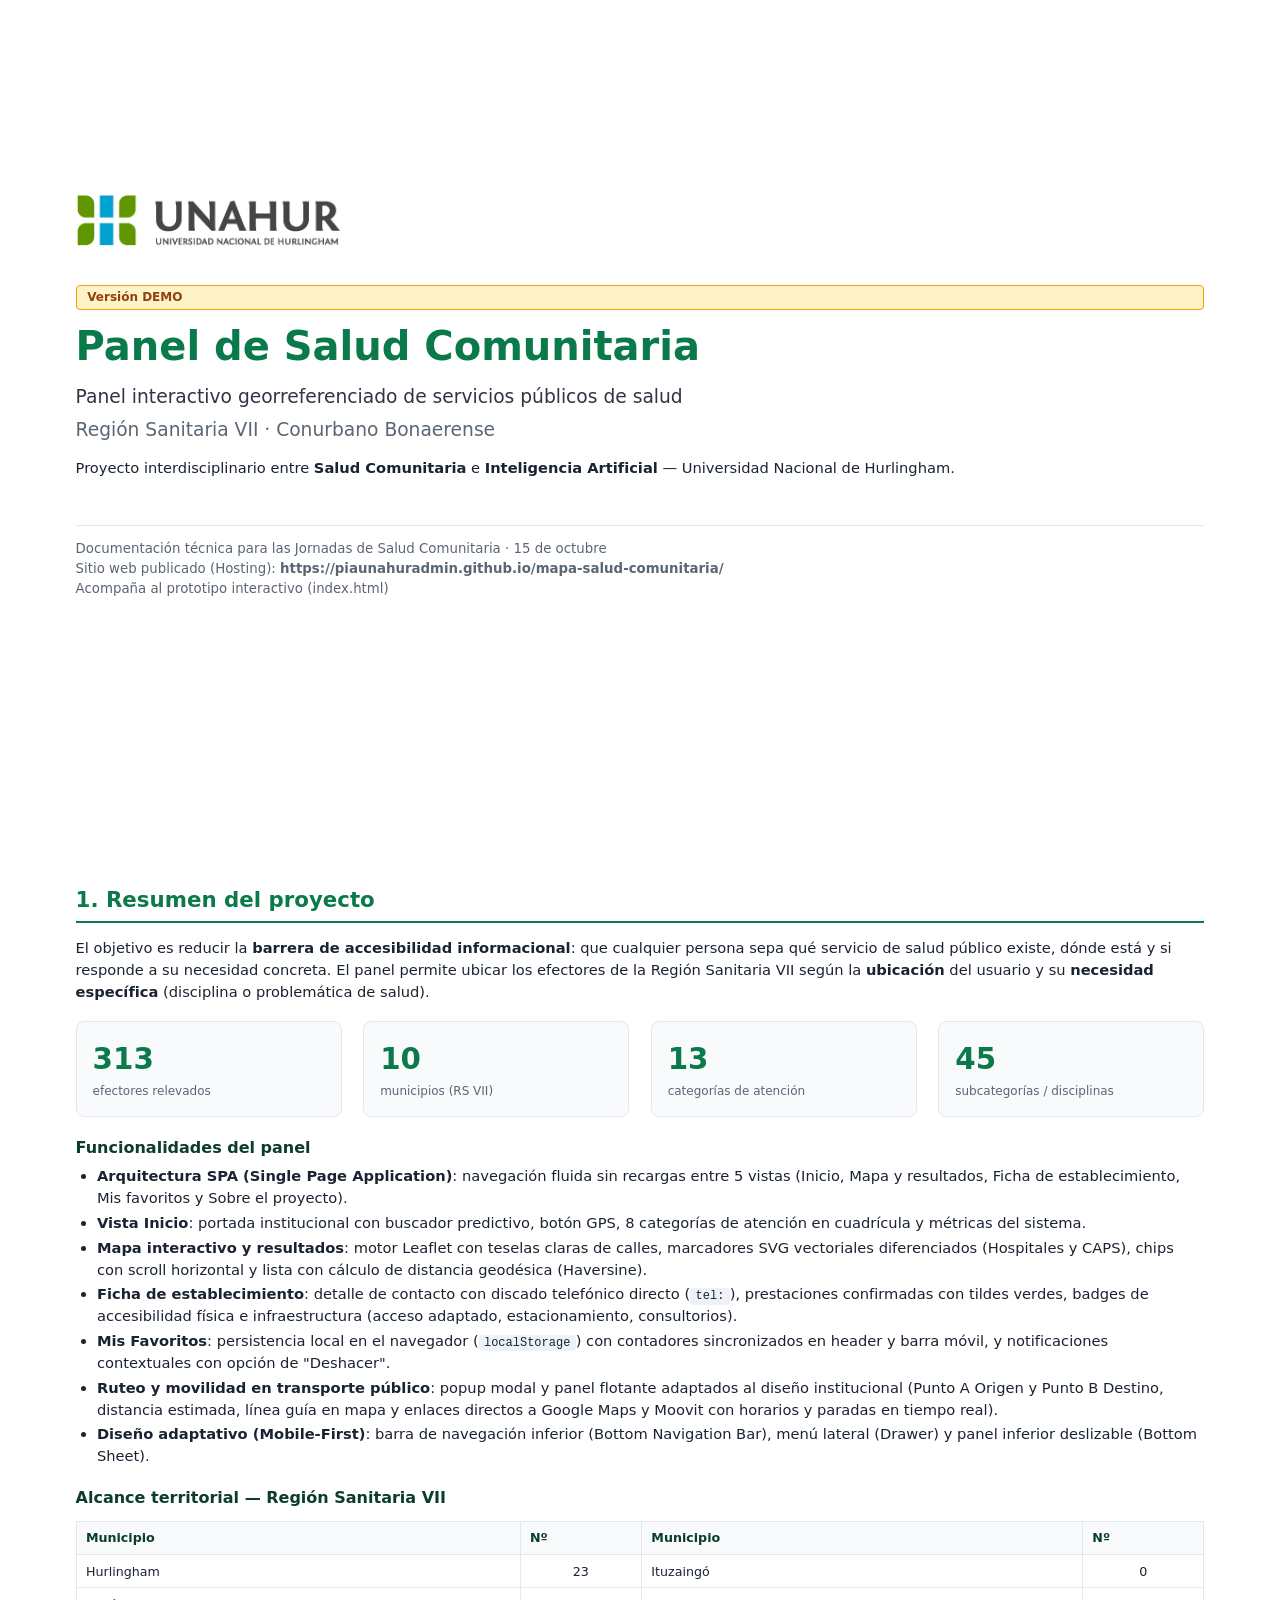
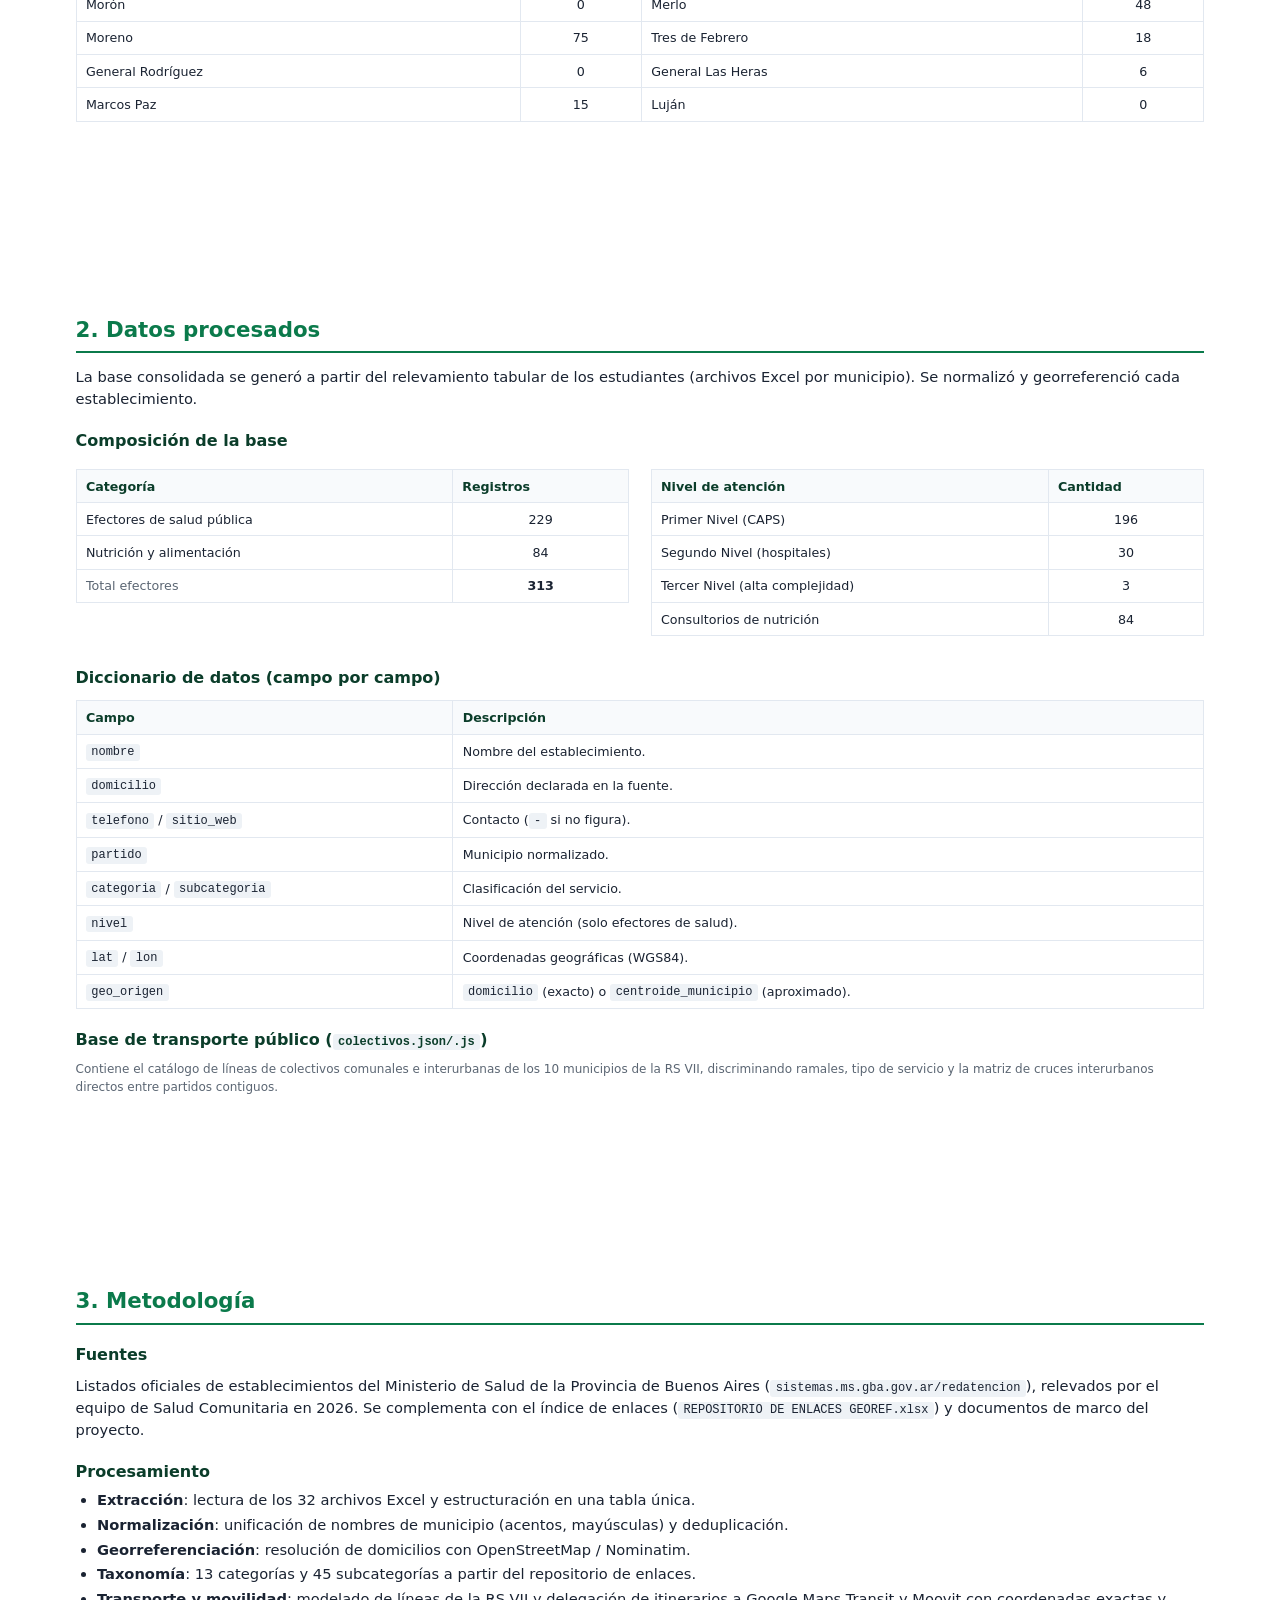
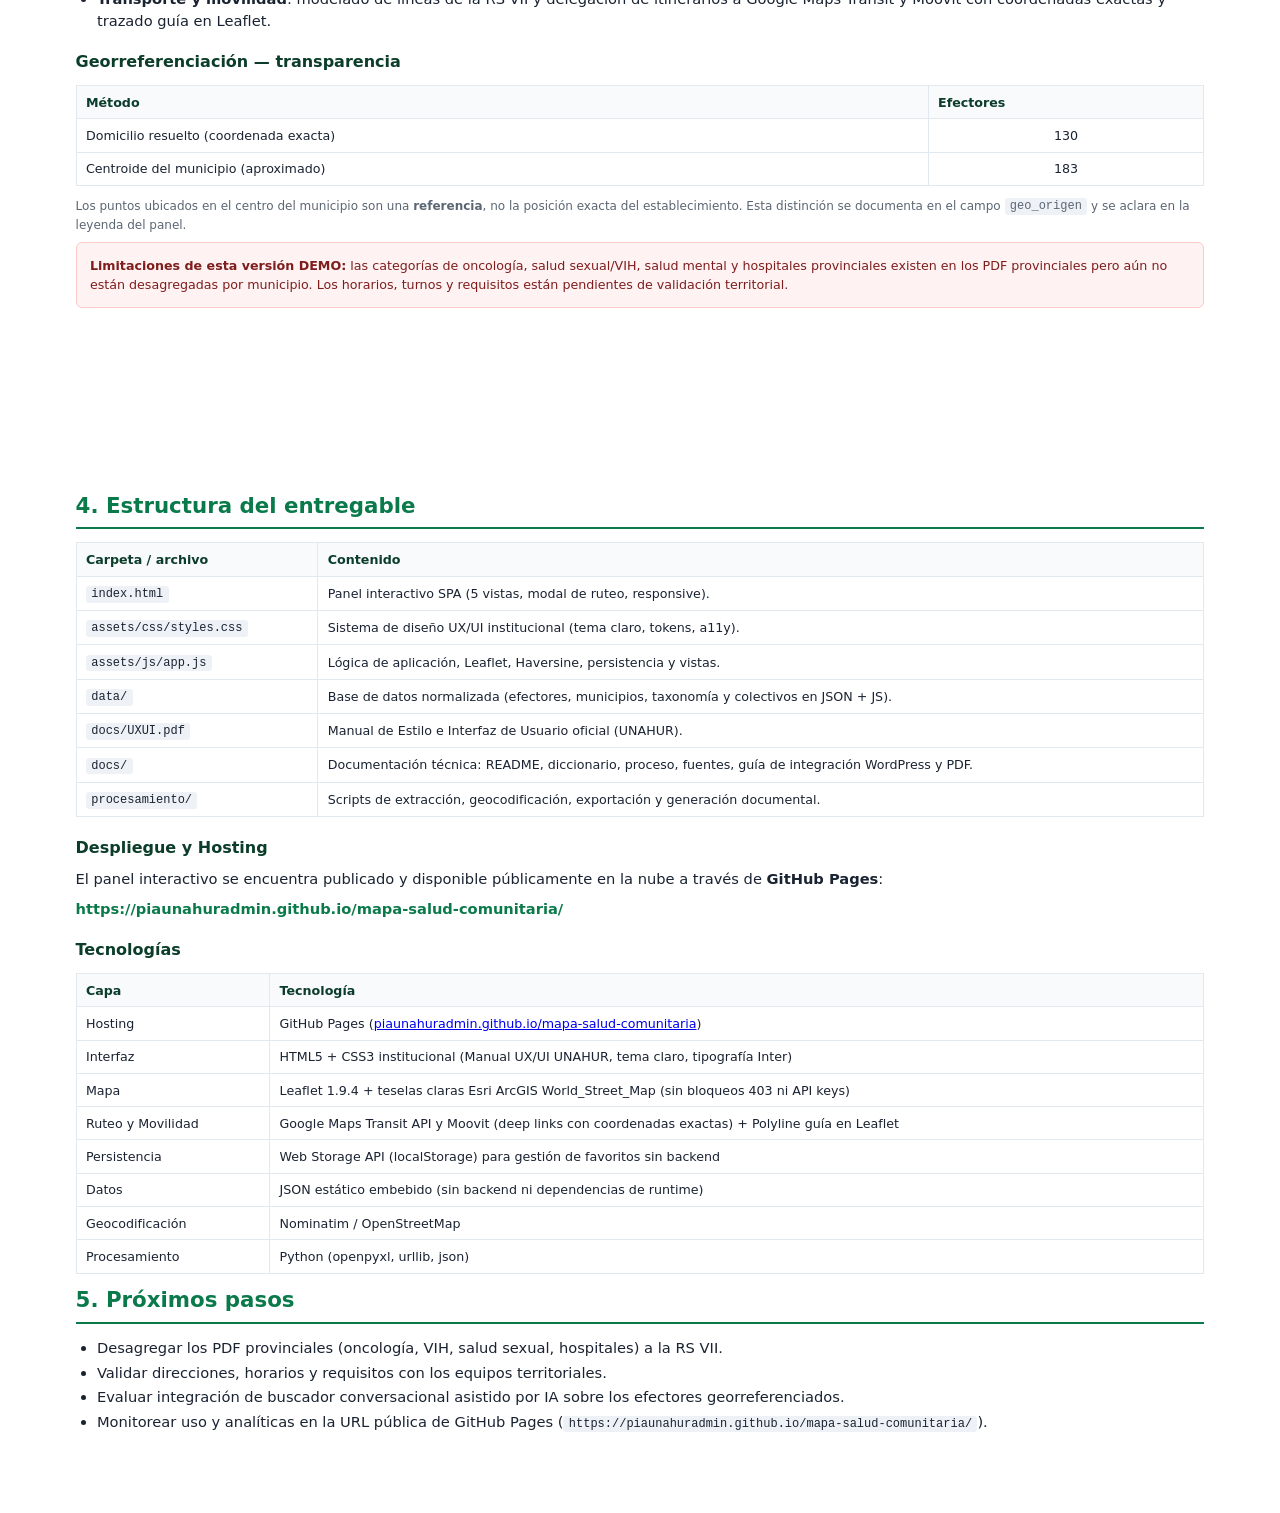
<file: docs/documentacion.html>
<!doctype html><html lang="es"><head><meta charset="utf-8">
<style>
:root{--verde:#0b7a4b;--borde:#e2e8f0;--fondo:#f8fafc;}
*{box-sizing:border-box}
body{font-family:'DejaVu Sans',Arial,sans-serif;color:#1a2332;margin:0;font-size:11pt;line-height:1.5}
.pagina{padding:24mm 20mm}
.portada{page-break-after:always}
.portada .contenido{display:flex;flex-direction:column;justify-content:center;min-height:68vh}
.portada .logo{margin-bottom:24pt}
.portada .logo img{height:52px}
.titulo{font-size:30pt;font-weight:700;color:var(--verde);line-height:1.15;margin:0 0 10pt}
.subtitulo{font-size:14pt;color:#334;margin:0 0 4pt}
.meta{margin-top:28pt;font-size:10pt;color:#5b6673;border-top:1px solid var(--borde);padding-top:10pt}
.badge{display:inline-block;background:#fef3c7;color:#92400e;border:1px solid #f59e0b;border-radius:4px;padding:2pt 8pt;font-size:9pt;font-weight:600;margin-bottom:10pt}
h1{font-size:24pt;margin:0 0 4pt;color:var(--verde)}
h2{font-size:16pt;color:var(--verde);border-bottom:2px solid var(--verde);padding-bottom:4pt;margin:0 0 10pt;page-break-before:always}
h3{font-size:12pt;margin:14pt 0 4pt;color:#0b3d2a}
p{margin:6pt 0}
table{width:100%;border-collapse:collapse;margin:8pt 0;font-size:9.5pt;page-break-inside:avoid}
th,td{border:1px solid var(--borde);padding:5pt 7pt;text-align:left}
th{background:var(--fondo);color:#0b3d2a}
td.num{text-align:center;font-variant-numeric:tabular-nums}
.small{font-size:9pt;color:#5b6673}
.muted{color:#5b6673}
.fila{display:flex;gap:16pt;margin:14pt 0;page-break-inside:avoid}
.caja{flex:1;background:var(--fondo);border:1px solid var(--borde);border-radius:8px;padding:12pt}
.caja .n{font-size:22pt;font-weight:700;color:var(--verde)}
.caja .l{font-size:9pt;color:#5b6673}
.dos-col{display:flex;gap:16pt;page-break-inside:avoid}
.dos-col>div{flex:1}
ul{margin:4pt 0 4pt 16pt;padding:0;page-break-inside:avoid}
li{margin:2pt 0}
code{background:#eef2f6;padding:1pt 4pt;border-radius:3px;font-size:9pt}
.aviso{background:#fef2f2;border:1px solid #fecaca;border-radius:6px;padding:10pt;color:#7f1d1d;font-size:9.5pt;page-break-inside:avoid}
</style></head><body>

<!-- PORTADA -->
<div class="pagina portada"><div class="contenido">
  <div class="logo"><img src="[data-uri]" alt="UNAHUR"></div>
  <span class="badge">Versión DEMO</span>
  <h1 class="titulo">Panel de Salud Comunitaria</h1>
  <p class="subtitulo">Panel interactivo georreferenciado de servicios públicos de salud</p>
  <p class="subtitulo muted">Región Sanitaria VII · Conurbano Bonaerense</p>
  <p>Proyecto interdisciplinario entre <strong>Salud Comunitaria</strong> e
     <strong>Inteligencia Artificial</strong> — Universidad Nacional de Hurlingham.</p>
  <div class="meta">
    Documentación técnica para las Jornadas de Salud Comunitaria · 15 de octubre<br>
    Sitio web publicado (Hosting): <strong>https://piaunahuradmin.github.io/mapa-salud-comunitaria/</strong><br>
    Acompaña al prototipo interactivo (index.html)
  </div>
</div></div>

<!-- 1. RESUMEN -->
<div class="pagina">
  <h2>1. Resumen del proyecto</h2>
  <p>El objetivo es reducir la <strong>barrera de accesibilidad informacional</strong>: que cualquier
  persona sepa qué servicio de salud público existe, dónde está y si responde a su necesidad concreta.
  El panel permite ubicar los efectores de la Región Sanitaria VII según la <strong>ubicación</strong>
  del usuario y su <strong>necesidad específica</strong> (disciplina o problemática de salud).</p>

  <div class="fila">
    <div class="caja"><div class="n">313</div><div class="l">efectores relevados</div></div>
    <div class="caja"><div class="n">10</div><div class="l">municipios (RS VII)</div></div>
    <div class="caja"><div class="n">13</div><div class="l">categorías de atención</div></div>
    <div class="caja"><div class="n">45</div><div class="l">subcategorías / disciplinas</div></div>
  </div>

  <h3>Funcionalidades del panel</h3>
  <ul>
    <li><strong>Arquitectura SPA (Single Page Application)</strong>: navegación fluida sin recargas entre 5 vistas (Inicio, Mapa y resultados, Ficha de establecimiento, Mis favoritos y Sobre el proyecto).</li>
    <li><strong>Vista Inicio</strong>: portada institucional con buscador predictivo, botón GPS, 8 categorías de atención en cuadrícula y métricas del sistema.</li>
    <li><strong>Mapa interactivo y resultados</strong>: motor Leaflet con teselas claras de calles, marcadores SVG vectoriales diferenciados (Hospitales y CAPS), chips con scroll horizontal y lista con cálculo de distancia geodésica (Haversine).</li>
    <li><strong>Ficha de establecimiento</strong>: detalle de contacto con discado telefónico directo (<code>tel:</code>), prestaciones confirmadas con tildes verdes, badges de accesibilidad física e infraestructura (acceso adaptado, estacionamiento, consultorios).</li>
    <li><strong>Mis Favoritos</strong>: persistencia local en el navegador (<code>localStorage</code>) con contadores sincronizados en header y barra móvil, y notificaciones contextuales con opción de "Deshacer".</li>
    <li><strong>Ruteo y movilidad en transporte público</strong>: popup modal y panel flotante adaptados al diseño institucional (Punto A Origen y Punto B Destino, distancia estimada, línea guía en mapa y enlaces directos a Google Maps y Moovit con horarios y paradas en tiempo real).</li>
    <li><strong>Diseño adaptativo (Mobile-First)</strong>: barra de navegación inferior (Bottom Navigation Bar), menú lateral (Drawer) y panel inferior deslizable (Bottom Sheet).</li>
  </ul>

  <h3>Alcance territorial — Región Sanitaria VII</h3>
  <table>
    <thead><tr><th>Municipio</th><th>Nº</th><th>Municipio</th><th>Nº</th></tr></thead>
    <tbody><tr><td>Hurlingham</td><td class='num'>23</td><td>Ituzaingó</td><td class='num'>0</td></tr><tr><td>Morón</td><td class='num'>0</td><td>Merlo</td><td class='num'>48</td></tr><tr><td>Moreno</td><td class='num'>75</td><td>Tres de Febrero</td><td class='num'>18</td></tr><tr><td>General Rodríguez</td><td class='num'>0</td><td>General Las Heras</td><td class='num'>6</td></tr><tr><td>Marcos Paz</td><td class='num'>15</td><td>Luján</td><td class='num'>0</td></tr></tbody>
  </table>
</div>

<!-- 2. DATOS -->
<div class="pagina">
  <h2>2. Datos procesados</h2>
  <p>La base consolidada se generó a partir del relevamiento tabular de los estudiantes
  (archivos Excel por municipio). Se normalizó y georreferenció cada establecimiento.</p>

  <h3>Composición de la base</h3>
  <div class="dos-col">
    <div>
      <table>
        <thead><tr><th>Categoría</th><th class="num">Registros</th></tr></thead>
        <tbody>
          <tr><td>Efectores de salud pública</td><td class="num">229</td></tr>
          <tr><td>Nutrición y alimentación</td><td class="num">84</td></tr>
          <tr><td class="muted">Total efectores</td><td class="num"><strong>313</strong></td></tr>
        </tbody>
      </table>
    </div>
    <div>
      <table>
        <thead><tr><th>Nivel de atención</th><th class="num">Cantidad</th></tr></thead>
        <tbody>
          <tr><td>Primer Nivel (CAPS)</td><td class="num">196</td></tr>
          <tr><td>Segundo Nivel (hospitales)</td><td class="num">30</td></tr>
          <tr><td>Tercer Nivel (alta complejidad)</td><td class="num">3</td></tr>
          <tr><td>Consultorios de nutrición</td><td class="num">84</td></tr>
        </tbody>
      </table>
    </div>
  </div>

  <h3>Diccionario de datos (campo por campo)</h3>
  <table>
    <thead><tr><th>Campo</th><th>Descripción</th></tr></thead>
    <tbody>
      <tr><td><code>nombre</code></td><td>Nombre del establecimiento.</td></tr>
      <tr><td><code>domicilio</code></td><td>Dirección declarada en la fuente.</td></tr>
      <tr><td><code>telefono</code> / <code>sitio_web</code></td><td>Contacto (<code>-</code> si no figura).</td></tr>
      <tr><td><code>partido</code></td><td>Municipio normalizado.</td></tr>
      <tr><td><code>categoria</code> / <code>subcategoria</code></td><td>Clasificación del servicio.</td></tr>
      <tr><td><code>nivel</code></td><td>Nivel de atención (solo efectores de salud).</td></tr>
      <tr><td><code>lat</code> / <code>lon</code></td><td>Coordenadas geográficas (WGS84).</td></tr>
      <tr><td><code>geo_origen</code></td><td><code>domicilio</code> (exacto) o <code>centroide_municipio</code> (aproximado).</td></tr>
    </tbody>
  </table>

  <h3>Base de transporte público (<code>colectivos.json/.js</code>)</h3>
  <p class="small">Contiene el catálogo de líneas de colectivos comunales e interurbanas de los 10 municipios de la RS VII, discriminando ramales, tipo de servicio y la matriz de cruces interurbanos directos entre partidos contiguos.</p>
</div>

<!-- 3. METODOLOGÍA -->
<div class="pagina">
  <h2>3. Metodología</h2>

  <h3>Fuentes</h3>
  <p>Listados oficiales de establecimientos del Ministerio de Salud de la Provincia de Buenos Aires
  (<code>sistemas.ms.gba.gov.ar/redatencion</code>), relevados por el equipo de Salud Comunitaria en 2026.
  Se complementa con el índice de enlaces (<code>REPOSITORIO DE ENLACES GEOREF.xlsx</code>) y documentos
  de marco del proyecto.</p>

  <h3>Procesamiento</h3>
  <ul>
    <li><strong>Extracción</strong>: lectura de los 32 archivos Excel y estructuración en una tabla única.</li>
    <li><strong>Normalización</strong>: unificación de nombres de municipio (acentos, mayúsculas) y deduplicación.</li>
    <li><strong>Georreferenciación</strong>: resolución de domicilios con OpenStreetMap / Nominatim.</li>
    <li><strong>Taxonomía</strong>: 13 categorías y 45 subcategorías a partir del repositorio de enlaces.</li>
    <li><strong>Transporte y movilidad</strong>: modelado de líneas de la RS VII y delegación de itinerarios a Google Maps Transit y Moovit con coordenadas exactas y trazado guía en Leaflet.</li>
  </ul>

  <h3>Georreferenciación — transparencia</h3>
  <table>
    <thead><tr><th>Método</th><th class="num">Efectores</th></tr></thead>
    <tbody>
      <tr><td>Domicilio resuelto (coordenada exacta)</td><td class="num">130</td></tr>
      <tr><td>Centroide del municipio (aproximado)</td><td class="num">183</td></tr>
    </tbody>
  </table>
  <p class="small">Los puntos ubicados en el centro del municipio son una <strong>referencia</strong>, no la
  posición exacta del establecimiento. Esta distinción se documenta en el campo <code>geo_origen</code> y
  se aclara en la leyenda del panel.</p>

  <div class="aviso">
    <strong>Limitaciones de esta versión DEMO:</strong> las categorías de oncología, salud sexual/VIH,
    salud mental y hospitales provinciales existen en los PDF provinciales pero aún no están desagregadas
    por municipio. Los horarios, turnos y requisitos están pendientes de validación territorial.
  </div>
</div>

<!-- 4. ENTREGABLE -->
<div class="pagina">
  <h2>4. Estructura del entregable</h2>
  <table>
    <thead><tr><th>Carpeta / archivo</th><th>Contenido</th></tr></thead>
    <tbody>
      <tr><td><code>index.html</code></td><td>Panel interactivo SPA (5 vistas, modal de ruteo, responsive).</td></tr>
      <tr><td><code>assets/css/styles.css</code></td><td>Sistema de diseño UX/UI institucional (tema claro, tokens, a11y).</td></tr>
      <tr><td><code>assets/js/app.js</code></td><td>Lógica de aplicación, Leaflet, Haversine, persistencia y vistas.</td></tr>
      <tr><td><code>data/</code></td><td>Base de datos normalizada (efectores, municipios, taxonomía y colectivos en JSON + JS).</td></tr>
      <tr><td><code>docs/UXUI.pdf</code></td><td>Manual de Estilo e Interfaz de Usuario oficial (UNAHUR).</td></tr>
      <tr><td><code>docs/</code></td><td>Documentación técnica: README, diccionario, proceso, fuentes, guía de integración WordPress y PDF.</td></tr>
      <tr><td><code>procesamiento/</code></td><td>Scripts de extracción, geocodificación, exportación y generación documental.</td></tr>
    </tbody>
  </table>

  <h3>Despliegue y Hosting</h3>
  <p>El panel interactivo se encuentra publicado y disponible públicamente en la nube a través de <strong>GitHub Pages</strong>:</p>
  <p><a href="https://piaunahuradmin.github.io/mapa-salud-comunitaria/" style="color:var(--verde);font-weight:bold;text-decoration:none;">https://piaunahuradmin.github.io/mapa-salud-comunitaria/</a></p>

  <h3>Tecnologías</h3>
  <table>
    <thead><tr><th>Capa</th><th>Tecnología</th></tr></thead>
    <tbody>
      <tr><td>Hosting</td><td>GitHub Pages (<a href="https://piaunahuradmin.github.io/mapa-salud-comunitaria/">piaunahuradmin.github.io/mapa-salud-comunitaria</a>)</td></tr>
      <tr><td>Interfaz</td><td>HTML5 + CSS3 institucional (Manual UX/UI UNAHUR, tema claro, tipografía Inter)</td></tr>
      <tr><td>Mapa</td><td>Leaflet 1.9.4 + teselas claras Esri ArcGIS World_Street_Map (sin bloqueos 403 ni API keys)</td></tr>
      <tr><td>Ruteo y Movilidad</td><td>Google Maps Transit API y Moovit (deep links con coordenadas exactas) + Polyline guía en Leaflet</td></tr>
      <tr><td>Persistencia</td><td>Web Storage API (localStorage) para gestión de favoritos sin backend</td></tr>
      <tr><td>Datos</td><td>JSON estático embebido (sin backend ni dependencias de runtime)</td></tr>
      <tr><td>Geocodificación</td><td>Nominatim / OpenStreetMap</td></tr>
      <tr><td>Procesamiento</td><td>Python (openpyxl, urllib, json)</td></tr>
    </tbody>
  </table>

  <h2>5. Próximos pasos</h2>
  <ul>
    <li>Desagregar los PDF provinciales (oncología, VIH, salud sexual, hospitales) a la RS VII.</li>
    <li>Validar direcciones, horarios y requisitos con los equipos territoriales.</li>
    <li>Evaluar integración de buscador conversacional asistido por IA sobre los efectores georreferenciados.</li>
    <li>Monitorear uso y analíticas en la URL pública de GitHub Pages (<code>https://piaunahuradmin.github.io/mapa-salud-comunitaria/</code>).</li>
  </ul>
</div>

</body></html>
</file>
